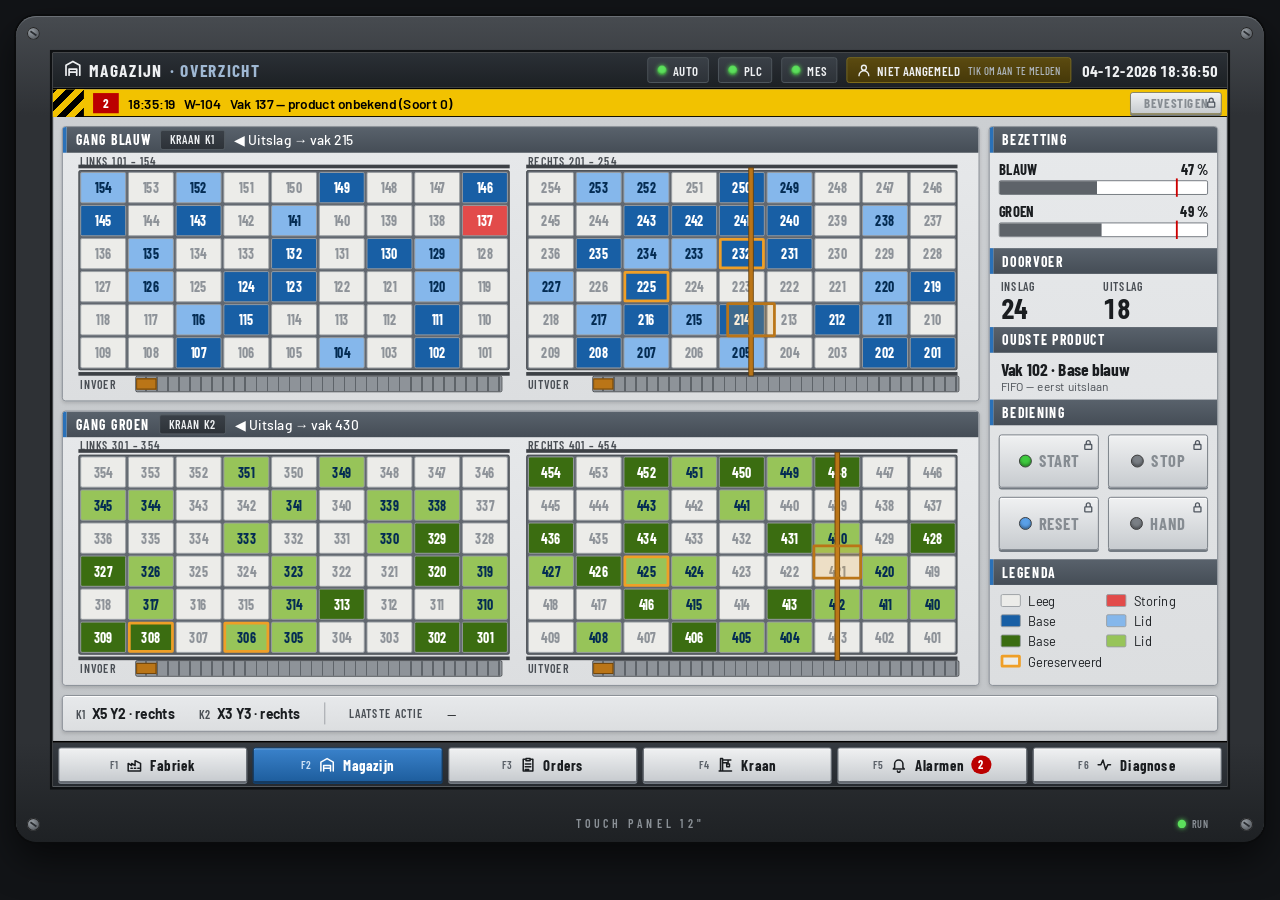
<file: magazijn-hmi/industrieel.html>
<!doctype html>
<html lang="nl">
<head>
<meta charset="utf-8">
<meta name="viewport" content="width=device-width,initial-scale=1">
<title>Magazijn HMI Industrieel</title>
<link rel="preconnect" href="https://fonts.googleapis.com">
<link rel="preconnect" href="https://fonts.gstatic.com" crossorigin>
<link href="https://fonts.googleapis.com/css2?family=Barlow:wght@400;500;600;700&family=Barlow+Condensed:wght@500;600;700&display=swap" rel="stylesheet">
<style>
:root{
  --behuizing:#2E3135;--behuizing-licht:#474B50;
  --scherm:#C6C9CC;--kop:#1E2226;--tekst:#1A1D20;--tekst2:#4A4F55;
  --staal:#626870;--leeg:#ECECE9;--lijn:#8E949A;
  --accent:#2A71B8;--ok:#3FC24A;--warn:#F2C200;--err:#D93636;--info:#2A71B8;
  --kraan:#BA7517;--res:#EF9F27;
  --font:"Barlow",Arial,Helvetica,sans-serif;
  --cond:"Barlow Condensed","Arial Narrow",Arial,sans-serif;
}
*{box-sizing:border-box}
html,body{margin:0}
body{background:#121417;min-height:100vh;padding:16px;font-family:var(--font);overflow-x:hidden}
#fit{position:relative;margin:0 auto}
#paneel{position:absolute;top:0;left:0;transform-origin:0 0;width:1360px;height:900px;border-radius:22px;padding:40px;
  background:linear-gradient(180deg,var(--behuizing-licht),var(--behuizing) 12%,var(--behuizing) 88%,#1E2124);
  box-shadow:0 0 0 2px #0a0b0c,inset 0 1px 0 #6a6f75,0 18px 40px rgba(0,0,0,.6)}
.schroef{position:absolute;width:14px;height:14px;border-radius:50%;background:radial-gradient(circle at 35% 35%,#9aa0a6,#3c4045);box-shadow:inset 0 0 0 1px #222}
.schroef::after{content:"";position:absolute;left:3px;right:3px;top:6px;height:2px;background:#2a2d31;transform:rotate(35deg)}
.merk{position:absolute;bottom:12px;left:50%;transform:translateX(-50%);color:#8A9096;font:600 13px var(--cond);letter-spacing:4px}
.led-run{position:absolute;bottom:13px;right:60px;display:flex;align-items:center;gap:6px;color:#8A9096;font:600 11px var(--cond);letter-spacing:1px}
.led-run i{width:9px;height:9px;border-radius:50%;background:#5CE05C;box-shadow:0 0 6px #5CE05C}

#scherm{position:relative;width:1280px;height:800px;overflow:hidden;color:var(--tekst);font-size:14px;user-select:none;
  background:linear-gradient(#CDD0D3,#C1C4C7);box-shadow:0 0 0 3px #0e1012,inset 0 0 0 1px #9da2a7}
.abs{position:absolute}
.scr{position:absolute;inset:0;display:none}
.scr.on{display:block}

/* kopregel */
#kop{left:0;top:0;width:1280px;height:40px;z-index:10;display:flex;align-items:center;gap:10px;padding:0 10px 0 12px;color:#EEF0F2;
  background:linear-gradient(#2B3036,#1C2024);border-bottom:2px solid #000}
#kop .titel{font:700 19px var(--cond);letter-spacing:1.5px;display:flex;align-items:center;gap:8px}
#kop .titel em{font-style:normal;color:#9FB8D3}
.chip{height:28px;display:flex;align-items:center;gap:7px;padding:0 10px;border:1px solid #545B62;border-radius:3px;
  background:linear-gradient(#3A4047,#2D3238);font:600 14px var(--cond);letter-spacing:.6px;color:#EEF0F2}
.led{width:10px;height:10px;border-radius:50%;flex:none;box-shadow:inset 0 -1px 2px rgba(0,0,0,.45),0 0 5px currentColor}
#chipUser{cursor:pointer;min-width:220px}
#chipUser.gast{background:linear-gradient(#5b4a10,#463909);border-color:#8a7419}
#chipUser small{font-weight:500;color:#AEB6BE}
#klok{font:700 17px var(--cond);letter-spacing:.6px;font-variant-numeric:tabular-nums;min-width:150px;text-align:right}

/* alarmregel */
#alarm{left:0;top:40px;width:1280px;height:30px;z-index:10;display:flex;align-items:center;gap:10px;padding:0 6px 0 0;border-bottom:1px solid #000;font-weight:600;font-size:15px}
#alarm.W{background:var(--warn);color:#000}
#alarm.S{background:var(--err);color:#fff}
#alarm.I{background:#CFE0F2;color:#0D3A66}
#alarm.rust{background:#B6BABE;color:#3A3F44}
#alarm .streep{width:34px;height:30px;background:repeating-linear-gradient(-45deg,#000 0 7px,var(--warn) 7px 14px)}
#alarm.S .streep{background:repeating-linear-gradient(-45deg,#000 0 7px,var(--err) 7px 14px)}
#alarm.I .streep,#alarm.rust .streep{background:repeating-linear-gradient(-45deg,#8E9399 0 7px,#B6BABE 7px 14px)}
#alarmTeller{min-width:28px;height:22px;display:flex;align-items:center;justify-content:center;background:#B00;color:#fff;font:700 14px var(--cond)}
#alarm.knipper #alarmTeller{animation:knip 1s steps(1) infinite}
@keyframes knip{50%{background:#000}}

/* panelen */
.pnl{background:linear-gradient(#E7E9EB,#DCDEE0);border:1px solid #868C93;border-radius:4px;overflow:hidden;
  box-shadow:inset 0 1px 0 #fff,0 2px 4px rgba(0,0,0,.14)}
.pnl-titel{height:28px;display:flex;align-items:center;gap:10px;padding:0 10px;color:#fff;border-left:4px solid var(--accent);
  background:linear-gradient(#59626C,#454D56);font:700 15px var(--cond);letter-spacing:1.3px}
.pnl-titel .r{margin-left:auto;display:flex;gap:6px;align-items:center}
.label{font:600 13px var(--cond);color:var(--tekst2);letter-spacing:.8px}
.waarde{font-weight:600;font-variant-numeric:tabular-nums}
.getal{font:700 30px var(--cond);font-variant-numeric:tabular-nums;line-height:1}
.rij{display:flex;justify-content:space-between;align-items:center;height:30px;border-bottom:1px solid #C3C7CB;padding:0 12px}
.rij:last-child{border-bottom:0}

/* knoppen */
.knop{position:relative;display:flex;align-items:center;justify-content:center;gap:8px;cursor:pointer;font:700 15px var(--cond);letter-spacing:.8px;color:var(--tekst);
  border:1px solid #737A82;border-radius:3px;background:linear-gradient(#F0F1F2,#C7CBCF);box-shadow:inset 0 1px 0 #fff,0 2px 0 #737A82}
.knop:active{transform:translateY(2px);box-shadow:inset 0 1px 0 #fff,0 0 0 #737A82}
.knop.groot{height:58px;font-size:18px}
.knop .lamp{width:14px;height:14px;border-radius:50%;border:1px solid #333;background:#7A7F85;box-shadow:inset 0 -2px 3px rgba(0,0,0,.35)}
.knop.blauw{background:linear-gradient(#3A82CB,#1E5E9E);color:#fff;border-color:#123F6C;box-shadow:inset 0 1px 0 #8DBBE8,0 2px 0 #123F6C}
.knop.locked{color:#868C92}
.knop.locked::after{content:"";position:absolute;right:4px;top:4px;width:13px;height:13px;background:url("data:image/svg+xml,%3Csvg xmlns='http://www.w3.org/2000/svg' viewBox='0 0 24 24' fill='none' stroke='%23505760' stroke-width='2.6'%3E%3Crect x='5' y='11' width='14' height='10' rx='1'/%3E%3Cpath d='M8 11V7a4 4 0 0 1 8 0v4'/%3E%3C/svg%3E") no-repeat center/contain}
.knop.blauw.locked{color:#B9CDE3}

/* tabs */
.tabs{position:absolute;left:10px;top:80px;height:36px;display:flex;gap:6px}
.tab{height:36px;padding:0 20px;display:flex;align-items:center;gap:8px;cursor:pointer;font:700 15px var(--cond);letter-spacing:1px;
  border:1px solid #737A82;border-radius:3px;background:linear-gradient(#ECEEF0,#CDD1D5);box-shadow:inset 0 1px 0 #fff}
.tab.on{background:linear-gradient(#3A82CB,#1E5E9E);color:#fff;border-color:#123F6C;box-shadow:inset 0 1px 0 #8DBBE8}
.badge{min-width:22px;height:20px;padding:0 6px;border-radius:10px;background:#B00;color:#fff;font:700 13px var(--cond);display:inline-flex;align-items:center;justify-content:center}

/* tabellen */
.tbl{width:100%;border-collapse:collapse;font-size:15px}
.tbl th{height:32px;text-align:left;padding:0 10px;background:linear-gradient(#D5D8DB,#C3C7CB);border-bottom:1px solid #8E949A;font:700 13px var(--cond);letter-spacing:.9px;color:#3A3F44}
.tbl td{height:42px;padding:0 10px;border-bottom:1px solid #C3C7CB;font-variant-numeric:tabular-nums}
.tbl tr.sel td{background:#CBDDF0}
.tbl tbody tr{cursor:pointer}
.st{display:inline-flex;align-items:center;gap:6px;height:24px;padding:0 9px;border-radius:2px;font:700 13px var(--cond);letter-spacing:.7px}
.voortgang{height:10px;background:#fff;border:1px solid #8E949A;border-radius:2px;overflow:hidden}
.voortgang i{display:block;height:100%;background:var(--accent)}

/* magazijn */
.stelling{position:absolute;width:470px;height:218px;background:var(--staal);border:1px solid #3d4146;border-radius:2px}
.vak{position:absolute;width:50px;height:34px;display:flex;align-items:center;justify-content:center;font:700 15px var(--cond);border:1px solid #9a9ea3;border-radius:2px;transition:background-color .4s}
.mast{position:absolute;width:4px;height:226px;background:var(--kraan);box-shadow:0 0 0 1px #6b430c;pointer-events:none}
.slede{position:absolute;width:54px;height:38px;border:3px solid var(--kraan);border-radius:2px;background:rgba(239,159,39,.18);pointer-events:none}
.rail{position:absolute;height:4px;background:#3d4146}
.band{position:absolute;height:18px;border:1px solid #3d4146;border-radius:2px;background:repeating-linear-gradient(90deg,#8E9399 0 10px,#5E6369 10px 12px);overflow:hidden}
.pallet{position:absolute;top:2px;width:22px;height:12px;background:var(--kraan);border:1px solid #6b430c;animation:loop 7s linear infinite}
.stil .pallet{animation-play-state:paused}
@keyframes loop{from{left:-24px}to{left:100%}}
.balk{height:16px;background:#fff;border:1px solid #6E737A;position:relative;border-radius:2px}
.balk i{position:absolute;left:0;top:0;bottom:0;background:#5E6369}
.balk b{position:absolute;top:-3px;bottom:-3px;width:2px;background:#C00}
.leg{display:flex;align-items:center;gap:8px;font-size:14px;height:22px}
.leg span{width:22px;height:14px;border:1px solid #9a9ea3;border-radius:2px}

/* fabriek */
.mach{position:absolute;width:130px;height:62px;background:linear-gradient(#F7F8F8,#E6E8EA);border:1px solid #737A82;border-radius:3px;box-shadow:0 2px 0 #9AA0A6;overflow:hidden}
.mach .h{height:24px;display:flex;align-items:center;gap:6px;padding:0 8px;background:linear-gradient(#59626C,#454D56);color:#fff;font:700 13px var(--cond);letter-spacing:.6px;white-space:nowrap}
.mach .v{padding:6px 8px;font-size:15px;font-weight:600}
.mach.W{border-color:#B08C00;box-shadow:0 0 0 2px var(--warn)}
.mach.S{border-color:#900;box-shadow:0 0 0 2px var(--err)}
.flow-bg{fill:none;stroke:#7C838A;stroke-width:8;stroke-linejoin:round}
.flow{fill:none;stroke:var(--kraan);stroke-width:3;stroke-dasharray:4 12;stroke-linejoin:round;animation:dash .8s linear infinite}
.stil .flow{animation-play-state:paused;opacity:.35}
@keyframes dash{to{stroke-dashoffset:-16}}
.tegel{position:absolute;height:86px;padding:10px 14px}

/* f-toetsen */
#ftoetsen{left:0;top:750px;width:1280px;height:50px;z-index:10;display:flex;gap:6px;padding:5px 6px;background:linear-gradient(#353A40,#262A2F);border-top:2px solid #000}
#ftoetsen .knop{flex:1;font-size:16px}
#ftoetsen .knop small{font:600 12px var(--cond);color:#5A6068}
#ftoetsen .knop.blauw small{color:#cfe2f6}

/* aanmelden */
#scrim{position:absolute;inset:0;z-index:50;background:rgba(12,14,17,.62);display:none}
#scrim.on{display:block}
.modal{position:absolute;left:330px;top:150px;width:620px;height:470px}
.gebr{height:52px;display:flex;align-items:center;gap:12px;padding:0 14px;margin-bottom:8px;cursor:pointer;border:1px solid #9AA0A6;border-radius:3px;background:#F3F4F5}
.gebr.on{border-color:var(--accent);background:#D7E6F5;box-shadow:inset 4px 0 0 var(--accent)}
.gebr b{font:700 17px var(--cond);letter-spacing:.5px}
.gebr small{display:block;color:var(--tekst2);font-size:13px}
.pin{display:grid;grid-template-columns:repeat(3,1fr);gap:8px}
.pin .knop{height:54px;font-size:24px}
.dots{display:flex;gap:14px;justify-content:center;height:40px;align-items:center}
.dots i{width:16px;height:16px;border-radius:50%;border:2px solid #4A4F55}
.dots i.vol{background:#1A1D20}

#toast{position:absolute;left:640px;top:680px;transform:translateX(-50%);z-index:60;display:none;align-items:center;gap:10px;padding:10px 18px;
  background:#22272C;color:#fff;border-left:5px solid var(--err);border-radius:3px;font-weight:600;box-shadow:0 6px 16px rgba(0,0,0,.4)}
#toast.ok{border-left-color:var(--ok)}
@media (prefers-reduced-motion:reduce){.pallet,.flow{animation:none}#alarm.knipper #alarmTeller{animation:none}}
</style>
</head>
<body>
<div id="fit">
<div id="paneel">
  <div class="schroef" style="left:12px;top:12px"></div><div class="schroef" style="right:12px;top:12px"></div>
  <div class="schroef" style="left:12px;bottom:12px"></div><div class="schroef" style="right:12px;bottom:12px"></div>
  <div class="merk">TOUCH PANEL 12"</div>
  <div class="led-run"><i></i>RUN</div>

  <div id="scherm" role="application" aria-label="Industriële HMI voor het magazijn, 1280 bij 800 pixels, met zes schermen achter de functietoetsen en gebruikersbeheer.">
    <div id="scr1" class="scr"></div>
    <div id="scr2" class="scr"></div>
    <div id="scr3" class="scr"></div>
    <div id="scr4" class="scr"></div>
    <div id="scr5" class="scr"></div>
    <div id="scr6" class="scr"></div>

    <div id="kop" class="abs">
      <span class="titel"><span id="kopIcoon"></span>MAGAZIJN <em id="kopScherm">· OVERZICHT</em></span>
      <span style="flex:1"></span>
      <span class="chip"><span class="led" id="ledModus"></span><span id="txtModus">AUTO</span></span>
      <span class="chip"><span class="led" style="background:#5CE05C;color:#5CE05C"></span>PLC</span>
      <span class="chip" title="MES-server (laptop) via OPC UA"><span class="led" id="ledMes"></span>MES</span>
      <span class="chip" id="chipUser"></span>
      <span id="klok">--</span>
    </div>

    <div id="alarm" class="abs rust">
      <span class="streep"></span>
      <span id="alarmTeller">0</span>
      <span id="alarmTekst">Geen actieve meldingen</span>
      <span style="flex:1"></span>
      <span class="knop" id="btnBevestig" style="height:24px;padding:0 14px;font-size:14px">BEVESTIGEN</span>
    </div>

    <div id="ftoetsen" class="abs"></div>
    <div id="toast"></div>

    <div id="scrim">
      <div class="modal pnl">
        <div class="pnl-titel"><span id="loginIcoon"></span>AANMELDEN<span class="r" style="font-weight:500;letter-spacing:.4px">Automatisch afmelden na 5 min</span></div>
        <div style="display:grid;grid-template-columns:1fr 250px;gap:18px;padding:16px">
          <div>
            <div class="label" style="margin-bottom:8px">GEBRUIKER</div>
            <div id="loginLijst"></div>
          </div>
          <div>
            <div class="label">PINCODE</div>
            <div class="dots" id="dots"><i></i><i></i><i></i><i></i></div>
            <div class="pin" id="pin"></div>
            <div id="loginFout" style="height:22px;margin-top:8px;color:var(--err);font-weight:600;text-align:center"></div>
          </div>
        </div>
        <div style="position:absolute;left:16px;right:16px;bottom:14px;display:flex;gap:10px;align-items:center">
          <span style="font-size:13px;color:var(--tekst2)">Demo-PIN: Operator 1111 / 1212 · Technicus 2222 · Beheerder 3333</span>
          <span style="flex:1"></span>
          <span class="knop" id="btnAfmelden" style="height:40px;padding:0 18px">AFMELDEN</span>
          <span class="knop" id="btnSluit" style="height:40px;padding:0 18px">SLUITEN</span>
        </div>
      </div>
    </div>
  </div>
</div>
</div>

<script>
/* ===================== hulpfuncties ===================== */
const $=id=>document.getElementById(id);
const z=n=>String(n).padStart(2,'0');
const tijd=d=>d?z(d.getHours())+':'+z(d.getMinutes())+':'+z(d.getSeconds()):'';
const datum=d=>z(d.getDate())+'-'+z(d.getMonth()+1);
const nl=n=>n.toLocaleString('nl-NL');
const ICON={
  fabriek:'M3 21V10l5 3V10l5 3V6l8 4v11zM7 17h2M12 17h2M17 17h2',
  magazijn:'M3 21V8l9-5 9 5v13M7 21v-8h10v8M7 17h10',
  orders:'M9 3h6v3H9zM7 4H5v17h14V4h-2M8 11h8M8 15h8M8 19h5',
  kraan:'M5 21V3h3v18M8 5h12M8 9h6M16 5v6M14 11h4v4h-4zM3 21h18',
  alarm:'M6 16v-5a6 6 0 0 1 12 0v5l2 2H4zM10 21a2 2 0 0 0 4 0',
  diagnose:'M3 12h4l3-7 4 14 3-7h4',
  user:'M12 12a4 4 0 1 0 0-8 4 4 0 0 0 0 8zM4 21a8 8 0 0 1 16 0',
  lock:'M6 11h12v10H6zM8 11V7a4 4 0 0 1 8 0v4',
  play:'M7 4l13 8-13 8z', stop:'M6 6h12v12H6z',
  reset:'M4 12a8 8 0 1 0 2.5-5.8M4 4v5h5',
  hand:'M8 13V5.5a1.5 1.5 0 0 1 3 0V11M11 11V4.5a1.5 1.5 0 0 1 3 0V11M14 11V5.5a1.5 1.5 0 0 1 3 0V14c0 4-2.5 7-6 7-3 0-4.5-1.5-6-4l-1.8-3.6a1.5 1.5 0 0 1 2.6-1.4L8 13',
  check:'M4 12l5 5L20 6', plus:'M12 5v14M5 12h14', pauze:'M8 5v14M16 5v14', x:'M6 6l12 12M18 6L6 18',
  pijlL:'M15 5l-7 7 7 7', pijlR:'M9 5l7 7-7 7', pijlO:'M5 9l7-7 7 7M12 2v20', pijlB:'M5 15l7 7 7-7M12 2v20'
};
const VUL={play:1,stop:1};
const ic=(n,s=18)=>`<svg width="${s}" height="${s}" viewBox="0 0 24 24" fill="${VUL[n]?'currentColor':'none'}" stroke="currentColor" stroke-width="2.2" stroke-linecap="round" stroke-linejoin="round" aria-hidden="true"><path d="${ICON[n]}"/></svg>`;
function el(tag,cls,css,html,par){const d=document.createElement(tag);if(cls)d.className=cls;if(css)d.style.cssText=css;if(html!=null)d.innerHTML=html;if(par)par.appendChild(d);return d}
function pnl(par,x,y,w,h,titel){return el('div','abs pnl',`left:${x}px;top:${y}px;width:${w}px;height:${h}px`,`<div class="pnl-titel">${titel}</div>`,par)}
let s=11;const rnd=()=>{s=(s*9301+49297)%233280;return s/233280};
const nader=(a,b,st)=>Math.abs(b-a)<=st?b:a+Math.sign(b-a)*st;
function toast(t,ok){const e=$('toast');e.className=ok?'ok':'';e.innerHTML=ic(ok?'check':'lock',18)+t;e.style.display='flex';clearTimeout(toast.t);toast.t=setTimeout(()=>e.style.display='none',2600)}

/* ===================== gebruikers en rechten ===================== */
const ROLLEN=['Gast','Operator','Technicus','Beheerder'];
const NIV={Gast:0,Operator:1,Technicus:2,Beheerder:3};
const RECHTEN=[
  ['bekijken','Schermen bekijken',0],
  ['bedienen','Installatie starten / stoppen',1],
  ['alarm','Meldingen bevestigen',1],
  ['orders','Orders starten / pauzeren (orders komen uit het MES)',1],
  ['hand','Handbedrijf, kraan verfahren',2],
  ['reset','Storingen resetten',2],
  ['annuleren','Order annuleren',2],
  ['service','Onderhoudsteller resetten',2],
  ['gebruikers','Gebruikers beheren',3]];
const NODIG=Object.fromEntries(RECHTEN.map(r=>[r[0],r[2]]));
const users=[
  {naam:'Operator 1',rol:'Operator',pin:'1111',actief:true,laatst:'31-10 06:02'},
  {naam:'Operator 2',rol:'Operator',pin:'1212',actief:true,laatst:'30-10 22:01'},
  {naam:'Technicus',rol:'Technicus',pin:'2222',actief:true,laatst:'31-10 09:15'},
  {naam:'Beheerder',rol:'Beheerder',pin:'3333',actief:true,laatst:'28-10 13:40'}];
let user=null,idle=0;const LOGOFF=300;
const niveau=()=>user?NIV[user.rol]:0;
const heeft=r=>niveau()>=NODIG[r];
const logboek=[];
function log(t){logboek.unshift({tijd:new Date(),wie:user?user.naam:'Systeem',t})}
function actie(e,recht,fn){e.dataset.recht=recht;e.addEventListener('click',()=>{
  if(!heeft(recht)){toast('Geen rechten — '+ROLLEN[NODIG[recht]]+' vereist');openLogin();return}idle=0;fn()})}
function rechtenVernieuwen(){
  document.querySelectorAll('[data-recht]').forEach(e=>e.classList.toggle('locked',!heeft(e.dataset.recht)));
  const c=$('chipUser');c.classList.toggle('gast',!user);
  c.innerHTML=ic('user',16)+(user?`${user.naam} <small>${user.rol.toUpperCase()}</small><span style="margin-left:auto;font-weight:500;color:#AEB6BE" id="logoff"></span>`:'NIET AANGEMELD <small>TIK OM AAN TE MELDEN</small>');
}

/* ===================== procesdata (simulatie) ===================== */
const PROD={1:['Base blauw','#185FA5'],2:['Lid blauw','#85B7EB'],11:['Base groen','#3B6D11'],12:['Lid groen','#97C459']};
const KLEUR={0:['#ECECE9','#8E9399'],1:['#185FA5','#fff'],2:['#85B7EB','#042C53'],3:['#3B6D11','#fff'],4:['#97C459','#042C53'],9:['#E24B4A','#fff']};
const weergave=v=>!v.b?0:({1:1,2:2,11:3,12:4}[v.t]||9);
const G=[
 {n:'GANG BLAUW',k:'K1',top:80,t:[1,2],r:[{n:'LINKS',b:100,x0:30,y0:130},{n:'RECHTS',b:200,x0:518,y0:130}]},
 {n:'GANG GROEN',k:'K2',top:390,t:[11,12],r:[{n:'LINKS',b:300,x0:30,y0:440},{n:'RECHTS',b:400,x0:518,y0:440}]}];
const V={};let seq=0;
G.forEach(g=>g.r.forEach(r=>{for(let i=1;i<=54;i++){const nr=r.b+i,v={b:rnd()<0.45,t:g.t[rnd()<0.5?0:1],res:false,seq:++seq};if(v.b&&rnd()<0.08)v.res=true;V[nr]=v}}));
V[137]={b:true,t:0,res:false,seq:0};
let modus='AUTO',inT=24,uitT=18,laatste='—';
const auto=()=>modus==='AUTO';
const prodUur=[38,41,44,36,40,43,39,24];
const K=[
 {gi:0,naam:'K1',ri:0,cx:1,cy:1,tx:1,ty:1,fase:'gereed',job:null,next:0,cycli:48213,svc:4213,km:1287.4,vx:0,vy:0},
 {gi:1,naam:'K2',ri:0,cx:1,cy:1,tx:1,ty:1,fase:'gereed',job:null,next:1500,cycli:39877,svc:2877,km:1102.9,vx:0,vy:0}];

let orders=[
 {nr:'ORD-4711',klant:'Klant Noord',p:1,aantal:12,gepickt:7,dock:1,prio:'Hoog',status:'Bezig',door:'MES',tijd:'07:42'},
 {nr:'ORD-4712',klant:'Klant Zuid',p:12,aantal:8,gepickt:2,dock:2,prio:'Normaal',status:'Bezig',door:'MES',tijd:'08:10'},
 {nr:'ORD-4713',klant:'Klant West',p:2,aantal:10,gepickt:0,dock:1,prio:'Normaal',status:'Wachtend',door:'MES',tijd:'09:31'},
 {nr:'ORD-4714',klant:'Klant Oost',p:11,aantal:6,gepickt:0,dock:2,prio:'Laag',status:'Wachtend',door:'MES',tijd:'10:05'},
 {nr:'ORD-4710',klant:'Klant Noord',p:11,aantal:9,gepickt:9,dock:2,prio:'Normaal',status:'Gereed',door:'MES',tijd:'06:20'},
 {nr:'ORD-4709',klant:'Klant Midden',p:1,aantal:15,gepickt:15,dock:1,prio:'Hoog',status:'Gereed',door:'MES',tijd:'05:48'}];
let orderNr=4715,orderSel='ORD-4711';
function orderPick(t){const o=orders.find(o=>o.status==='Bezig'&&o.p===t);if(!o)return;o.gepickt++;
  if(o.gepickt>=o.aantal)o.status='Gereed';orderActiveren()}
const gangVan=p=>p<10?1:2;
let mesOnline=true,mesLeven=0,mesVandaag=6,mesVolgende=Date.now()+25000;
function orderActiveren(){[1,2].forEach(g=>{const lijst=orders.filter(o=>gangVan(o.p)===g);
  if(lijst.some(o=>o.status==='Bezig'))return;const w=lijst.filter(o=>o.status==='Wachtend').sort((a,b)=>({Hoog:1,Normaal:2,Laag:3}[a.prio])-({Hoog:1,Normaal:2,Laag:3}[b.prio]))[0];if(w)w.status='Bezig'})}
function mesOrder(){const ps=[1,2,11,12],pp=ps[Math.floor(rnd()*4)],nr='ORD-'+(orderNr++);
  orders.unshift({nr,klant:['Klant Noord','Klant Zuid','Klant West','Klant Oost'][Math.floor(rnd()*4)],p:pp,aantal:4+Math.floor(rnd()*10),gepickt:0,dock:pp<10?1:2,prio:rnd()<.2?'Hoog':'Normaal',status:'Wachtend',door:'MES',tijd:tijd(new Date()).slice(0,5)});
  mesVandaag++;logboek.unshift({tijd:new Date(),wie:'MES',t:'Order '+nr+' ontvangen'});orderActiveren();toast('Nieuwe order '+nr+' ontvangen van MES',true)}

/* meldingen */
const KLASSE={S:['STORING','#D93636','#fff'],W:['WAARSCHUWING','#F2C200','#000'],I:['INFO','#2A71B8','#fff']};
const alarms=[];let alarmKey=0;
const vandaag=(h,m,sec)=>{const d=new Date();d.setHours(h,m,sec,0);return d};
function alarmKomt(id,k,tekst,komt=new Date()){alarms.unshift({key:++alarmKey,id,k,tekst,komt,gaat:null,bev:null,door:''})}
function alarmGaat(id){const a=alarms.find(a=>a.id===id&&!a.gaat);if(a)a.gaat=new Date()}
const alarmLoopt=id=>alarms.some(a=>a.id===id&&!a.gaat);
const isActief=a=>!(a.gaat&&a.bev);
function bevestig(a){if(a&&!a.bev){a.bev=new Date();a.door=user?user.naam:'';log('Melding '+a.id+' bevestigd')}}
[['S-301','S','Noodstop gang groen bediend',[6,41,10],[6,44,2],[6,43,30],'Technicus'],
 ['W-221','W','Kraan K2 — vorksensor vervuild',[8,5,12],[8,6,40],[8,5,50],'Operator 1'],
 ['S-118','S','Kraan K1 — rijas positiefout',[9,12,3],[9,20,44],[9,13,1],'Technicus'],
 ['S-501','S','MES-verbinding verbroken (geen levensteken)',[7,10,5],[7,12,40],[7,11,2],'Operator 1']]
 .forEach(([id,k,t,a,b,c,w])=>alarms.push({key:++alarmKey,id,k,tekst:t,komt:vandaag(...a),gaat:vandaag(...b),bev:vandaag(...c),door:w}));
alarmKomt('I-212','I','Wikkelaar — folierol bijna leeg (8 %)',new Date(Date.now()-300000));
alarmKomt('W-104','W','Vak 137 — product onbekend (Soort 0)',new Date(Date.now()-90000));
let w221Volgende=Date.now()+30000,w221Gaat=0;
logboek.push({tijd:vandaag(6,2,0),wie:'Operator 1',t:'Aangemeld'},{tijd:vandaag(5,58,12),wie:'Operator 2',t:'Afgemeld'});
logboek.sort((a,b)=>b.tijd-a.tijd);

/* ===================== kraanlogica ===================== */
function nieuweJob(k){const g=G[k.gi];
  for(let p=0;p<20;p++){const ri=rnd()<.5?0:1,x=1+Math.floor(rnd()*9),y=1+Math.floor(rnd()*6),nr=g.r[ri].b+(y-1)*9+x,v=V[nr];
    if(v.b&&v.t===0)continue;k.ri=ri;k.tx=x;k.ty=y;k.job={nr,inslag:!v.b};k.fase='rijden';return}}
function voerUit(k){const {nr,inslag}=k.job,v=V[nr],g=G[k.gi];if(v.b&&v.t===0)return;
  if(inslag&&!v.b){v.b=true;v.t=g.t[rnd()<.5?0:1];v.seq=++seq;inT++;prodUur[7]++}
  else if(!inslag&&v.b){const t=v.t;v.b=false;uitT++;orderPick(t)}
  v.res=false;paintVak(nr);laatste=tijd(new Date())+'  '+k.naam+' '+(inslag?'inslag':'uitslag')+' vak '+nr}
function kraanTick(k,now){const ox=k.cx,oy=k.cy;
  if(k.fase==='rijden'){k.cx=nader(k.cx,k.tx,.2);k.cy=nader(k.cy,k.ty,.12);
    if(k.cx===k.tx&&k.cy===k.ty){if(k.job){k.fase='vork';k.t0=now}else k.fase='gereed'}}
  else if(k.fase==='vork'&&now-k.t0>700){voerUit(k);k.fase='gereed';k.job=null;k.next=now+1200;k.cycli++;k.svc++}
  else if(k.fase==='gereed'&&auto()&&now>=k.next)nieuweJob(k);
  k.vx=Math.abs(k.cx-ox)*1.35*20;k.vy=Math.abs(k.cy-oy)*1.1*20;k.km+=Math.abs(k.cx-ox)*1.35/1000}
const opdrachtTekst=k=>k.job?(k.job.inslag?'▶ Inslag':'◀ Uitslag')+' → vak '+k.job.nr:(k.fase==='rijden'?'Handverplaatsing':'Gereed');

/* ===================== F2 MAGAZIJN ===================== */
const cells={};
function paintVak(nr){const d=cells[nr];if(!d)return;const v=V[nr],[bg,fg]=KLEUR[weergave(v)];
  d.style.backgroundColor=bg;d.style.color=fg;d.style.border=v.res?'3px solid #EF9F27':'1px solid #9a9ea3'}
function bouwMagazijn(){const S=$('scr2');
  G.forEach((g,gi)=>{
    const p=pnl(S,10,g.top,1000,300,`<span>${g.n}</span><span class="chip" style="height:22px;font-size:13px">KRAAN ${g.k}</span><span id="st${gi}" style="font:500 15px var(--font);letter-spacing:0">Gereed</span>`);
    g.masts=[];
    g.r.forEach(r=>{
      el('div','abs label',`left:${r.x0}px;top:${r.y0-20}px`,`${r.n}  ${r.b+1} – ${r.b+54}`,S);
      el('div','stelling',`left:${r.x0-2}px;top:${r.y0-2}px`,'',S);
      for(let y=1;y<=6;y++)for(let x=1;x<=9;x++){const nr=r.b+(y-1)*9+x;
        cells[nr]=el('div','vak',`left:${r.x0+(9-x)*52}px;top:${r.y0+(6-y)*36}px`,nr,S);paintVak(nr)}
      el('div','rail',`left:${r.x0-2}px;top:${r.y0-8}px;width:470px`,'',S);
      el('div','rail',`left:${r.x0-2}px;top:${r.y0+218}px;width:470px`,'',S);
      g.masts.push({mast:el('div','mast',`top:${r.y0-4}px`,'',S),slede:el('div','slede','',null,S),r});
    });
    const yb=g.top+272;
    el('div','abs label',`left:30px;top:${yb+1}px`,'INVOER',S);
    g.banden=[el('div','band',`left:90px;top:${yb}px;width:400px`,`<div class="pallet" style="animation-delay:${-gi*2}s"></div><div class="pallet" style="animation-delay:${-3.5-gi*2}s"></div>`,S)];
    el('div','abs label',`left:518px;top:${yb+1}px`,'UITVOER',S);
    g.banden.push(el('div','band',`left:588px;top:${yb}px;width:400px`,`<div class="pallet" style="animation-delay:${-1-gi}s;animation-duration:8s"></div>`,S));
  });
  const zb=pnl(S,1020,80,250,610,"BEZETTING");
  zb.innerHTML+=`<div id="mKpi" style="padding:8px 10px 4px"></div>
   <div class="pnl-titel">DOORVOER</div>
   <div style="padding:6px 12px;display:grid;grid-template-columns:1fr 1fr"><div><div class="label">INSLAG</div><div class="getal" id="mIn"></div></div><div><div class="label">UITSLAG</div><div class="getal" id="mUit"></div></div></div>
   <div class="pnl-titel">OUDSTE PRODUCT</div>
   <div style="padding:6px 12px"><div style="font:700 19px var(--cond)" id="mOud"></div><div style="font-size:13px;color:var(--tekst2)">FIFO — eerst uitslaan</div></div>
   <div class="pnl-titel">BEDIENING</div>
   <div id="mBed" style="padding:10px;display:grid;grid-template-columns:1fr 1fr;gap:10px"></div>
   <div class="pnl-titel">LEGENDA</div>
   <div style="padding:6px 12px;display:grid;grid-template-columns:1fr 1fr;column-gap:6px">
    <div class="leg"><span style="background:#ECECE9"></span>Leeg</div><div class="leg"><span style="background:#E24B4A"></span>Storing</div>
    <div class="leg"><span style="background:#185FA5"></span>Base</div><div class="leg"><span style="background:#85B7EB"></span>Lid</div>
    <div class="leg"><span style="background:#3B6D11"></span>Base</div><div class="leg"><span style="background:#97C459"></span>Lid</div>
    <div class="leg" style="grid-column:span 2"><span style="background:#ECECE9;border:3px solid #EF9F27"></span>Gereserveerd</div></div>`;
  const bed=$('mBed');
  [['START','bedienen','lStart',()=>{modus='AUTO';log('Installatie gestart (AUTO)')}],
   ['STOP','bedienen','lStop',()=>{modus='STOP';log('Installatie gestopt')}],
   ['RESET','reset','lReset',()=>{let n=0;for(const nr in V)if(V[nr].b&&V[nr].t===0){V[nr].b=false;paintVak(nr);n++}log('Storing gereset ('+n+' vak)');toast('Storing gereset',true)}],
   ['HAND','hand','lHand',()=>{modus='HAND';log('Handbedrijf ingeschakeld')}]]
   .forEach(([t,r,id,fn])=>actie(el('div','knop groot','',`<span class="lamp" id="${id}"></span>${t}`,bed),r,()=>{fn();ververs()}));
  pnl(S,10,700,1260,40,'').innerHTML=`<div style="display:flex;align-items:center;gap:26px;height:38px;padding:0 14px;font-size:15px">
    <span><span class="label">K1</span>&nbsp; <b id="pos0"></b></span><span><span class="label">K2</span>&nbsp; <b id="pos1"></b></span>
    <span style="width:1px;height:24px;background:#9a9ea3"></span><span class="label">LAATSTE ACTIE</span><span id="mLaatste"></span></div>`;
}
function kranenMagazijn(){K.forEach(k=>{const g=G[k.gi];
  g.masts.forEach((m,i)=>{const on=i===k.ri;m.mast.style.display=m.slede.style.display=on?'block':'none';
    if(on){m.mast.style.left=(m.r.x0+(9-k.cx)*52+23)+'px';m.slede.style.left=(m.r.x0+(9-k.cx)*52-2)+'px';m.slede.style.top=(m.r.y0+(6-k.cy)*36-2)+'px'}})})}
function bezetting(gi){let n=0;G[gi].r.forEach(r=>{for(let i=1;i<=54;i++)if(V[r.b+i].b)n++});return Math.round(n/108*100)}
function oudste(t){let o=null;for(const nr in V){const v=V[nr];if(v.b&&v.t!==0&&(t==null||v.t===t)&&(!o||v.seq<V[o].seq))o=nr}return o}
function verversMagazijn(){
  $('mKpi').innerHTML=G.map((g,gi)=>{const pc=bezetting(gi);return `<div style="display:flex;justify-content:space-between;font:700 16px var(--cond)"><span>${g.n.replace('GANG ','')}</span><span>${pc} %</span></div><div class="balk" style="margin:3px 0 8px"><i style="width:${pc}%;background:${pc>85?'#C00':'#5E6369'}"></i><b style="left:85%"></b></div>`}).join('');
  $('mIn').textContent=inT;$('mUit').textContent=uitT;const o=oudste();$('mOud').textContent=o?'Vak '+o+' · '+PROD[V[o].t][0]:'—';
  $('lStart').style.background=modus==='AUTO'?'#3FCB3F':'#7A7F85';$('lStop').style.background=modus==='STOP'?'#E03030':'#7A7F85';
  $('lHand').style.background=modus==='HAND'?'#F2C200':'#7A7F85';$('lReset').style.background=alarmLoopt('W-104')?'#5AA0E8':'#7A7F85';
  K.forEach((k,i)=>{$('st'+i).textContent=opdrachtTekst(k);$('pos'+i).textContent='X'+Math.round(k.cx)+' Y'+Math.round(k.cy)+' · '+(k.ri?'rechts':'links')});
  $('mLaatste').textContent=laatste;G.forEach(g=>g.banden.forEach(b=>b.classList.toggle('stil',!auto())));
}

/* ===================== F1 FABRIEK ===================== */
const M={};
function bouwFabriek(){const S=$('scr1');
  [['T1','PALLETS INGESLAGEN'],['T2','PALLETS UITGESLAGEN'],['T3','OEE VANDAAG'],['T4','BEZETTING MAGAZIJN']].forEach(([id,t],i)=>{
    const p=el('div','abs pnl tegel',`left:${10+i*227}px;top:80px;width:217px`,`<div class="label">${t}</div><div class="getal" id="${id}" style="margin-top:8px"></div>`,S)});
  pnl(S,10,176,900,564,'PRODUCTIESTROOM<span class="r" id="fStroom" style="font-weight:500"></span>');
  const svg=document.createElementNS('http://www.w3.org/2000/svg','svg');svg.setAttribute('width',1280);svg.setAttribute('height',800);svg.style.cssText='position:absolute;left:0;top:0;pointer-events:none';svg.id='fFlow';
  const lijnen=['160,246 195,246','160,366 195,366','325,246 342,246 342,306 360,306','325,366 342,366 342,306','490,306 525,306','655,306 690,306',
    '755,337 755,400 590,400 590,430','755,400 825,400 825,430','590,492 590,560','825,492 825,560','525,616 490,616','360,616 342,616 342,566 325,566','342,616 342,656 325,656'];
  svg.innerHTML=lijnen.map(p=>`<polyline class="flow-bg" points="${p}"/>`).join('')+lijnen.map(p=>`<polyline class="flow" points="${p}"/>`).join('');
  S.appendChild(svg);
  const mach=[['L1','LIJN 1 · BASE',30,215],['L2','LIJN 2 · LID',30,335],['P1','PALLETISEERDER 1',195,215],['P2','PALLETISEERDER 2',195,335],
    ['WK','WIKKELAAR',360,275],['SC','SCANNER',525,275],['VD','VERDELER',690,275],['IB','INVOER BLAUW',525,430],['IG','INVOER GROEN',760,430],
    ['UV','UITVOER',360,585],['D1','DOCK 1',195,535],['D2','DOCK 2',195,625]];
  mach.forEach(([id,n,x,y])=>M[id]=el('div','mach',`left:${x}px;top:${y}px`,`<div class="h"><span class="led" id="led${id}"></span>${n}</div><div class="v" id="v${id}"></div>`,S));
  el('div','mach',`left:525px;top:560px;width:365px;height:112px`,`<div class="h"><span class="led" style="background:#3FC24A;color:#3FC24A"></span>MAGAZIJN · 2 GANGEN · 216 VAKKEN</div><div id="fMag" style="padding:8px 10px"></div>`,S);
  const r=pnl(S,920,80,350,300,'PRODUCTIE PER UUR');el('div','',`padding:10px 12px`,'<svg id="fUur" width="326" height="250"></svg>',r);
  pnl(S,920,390,350,170,'DIENST').innerHTML+=`<div class="rij"><span class="label">DIENST</span><span class="waarde">Vroeg · 06:00–14:00</span></div>
    <div class="rij"><span class="label">AANGEMELD</span><span class="waarde" id="fUser"></span></div>
    <div class="rij"><span class="label">ACTIEVE ORDERS</span><span class="waarde" id="fOrders"></span></div>
    <div class="rij"><span class="label">MODUS</span><span class="waarde" id="fModus"></span></div>`;
  pnl(S,920,570,350,170,'LIJNSNELHEID').innerHTML+=`<div id="fLijn" style="padding:10px 12px"></div>`;
}
let verdeler=0;
function zetMach(id,st,tekst){const kl={loopt:['#3FC24A',''],stil:['#80868C',''],W:['#F2C200','W'],S:['#D93636','S']}[st];
  const l=$('led'+id);l.style.background=kl[0];l.style.color=kl[0];M[id].className='mach '+kl[1];$('v'+id).textContent=tekst}
function verversFabriek(){const a=auto(),lp=a?'loopt':'stil';verdeler^=1;
  $('T1').textContent=inT;$('T2').textContent=uitT;$('T3').textContent='87,4 %';$('T4').textContent=Math.round((bezetting(0)+bezetting(1))/2)+' %';
  $('fStroom').textContent=a?'IN BEDRIJF':'GESTOPT';$('fFlow').classList.toggle('stil',!a);$('scr1').classList.toggle('stil',!a);
  zetMach('L1',lp,a?'12 st/min':'0 st/min');zetMach('L2',lp,a?'10 st/min':'0 st/min');
  zetMach('P1',lp,a?'Laag 4 / 6':'Stil');zetMach('P2',lp,a?'Laag 2 / 6':'Stil');
  zetMach('WK',alarmLoopt('I-212')?'W':lp,'Folie 8 %');zetMach('SC','loopt','Gelezen 99,2 %');
  zetMach('VD',lp,a?(verdeler?'→ Gang blauw':'→ Gang groen'):'Stil');zetMach('IB',lp,a?'Band loopt':'Band stil');zetMach('IG',lp,a?'Band loopt':'Band stil');
  zetMach('UV',lp,uitT+' pallets');
  [1,2].forEach(d=>{const o=orders.find(o=>o.dock===d&&o.status==='Bezig');zetMach('D'+d,o?'loopt':'stil',o?o.nr+' laden':'Vrij')});
  $('fMag').innerHTML=G.map((g,gi)=>{const pc=bezetting(gi);return `<div style="display:flex;align-items:center;gap:10px;margin-bottom:8px"><span class="label" style="width:56px">${g.n.replace('GANG ','')}</span><div class="balk" style="flex:1"><i style="width:${pc}%"></i><b style="left:85%"></b></div><b style="width:44px;text-align:right">${pc} %</b></div>`}).join('')+`<div style="font-size:13px;color:var(--tekst2)">K1: ${opdrachtTekst(K[0])} · K2: ${opdrachtTekst(K[1])}</div>`;
  const max=60,uren=['06','07','08','09','10','11','12','13'];
  $('fUur').innerHTML=prodUur.map((v,i)=>{const h=Math.round(v/max*200),x=8+i*40;return `<rect x="${x}" y="${210-h}" width="28" height="${h}" fill="${i===7?'#2A71B8':'#7C838A'}" rx="2"/><text x="${x+14}" y="${204-h}" text-anchor="middle" font-family="Barlow Condensed,Arial" font-weight="700" font-size="14" fill="#1A1D20">${v}</text><text x="${x+14}" y="230" text-anchor="middle" font-family="Barlow Condensed,Arial" font-size="13" fill="#4A4F55">${uren[i]}</text>`}).join('')+
    `<line x1="0" y1="${210-45/max*200}" x2="326" y2="${210-45/max*200}" stroke="#D93636" stroke-dasharray="5 4"/><text x="322" y="${205-45/max*200}" text-anchor="end" font-family="Barlow Condensed,Arial" font-size="12" fill="#D93636">DOEL 45</text><line x1="0" y1="210" x2="326" y2="210" stroke="#4A4F55"/>`;
  $('fUser').textContent=user?user.naam+' ('+user.rol+')':'—';$('fOrders').textContent=orders.filter(o=>o.status==='Bezig').length;$('fModus').textContent=modus;
  $('fLijn').innerHTML=[['LIJN 1 · BASE',a?12:0],['LIJN 2 · LID',a?10:0]].map(([n,v])=>`<div style="display:flex;justify-content:space-between" class="label"><span>${n}</span><b style="color:var(--tekst)">${v} / 14 st/min</b></div><div class="balk" style="margin:4px 0 14px"><i style="width:${v/14*100}%;background:#3B6D11"></i></div>`).join('');
}

/* ===================== F3 ORDERS ===================== */
const STATUS={Bezig:['#2A71B8','#fff'],Wachtend:['#C3C7CB','#1A1D20'],Gepauzeerd:['#F2C200','#000'],Gereed:['#3B6D11','#fff'],Geannuleerd:['#80868C','#fff']};
function bouwOrders(){const S=$('scr3');
  const p=pnl(S,10,80,860,660,'ORDERS — VAN MES<span class="r" id="oTeller" style="font-weight:500"></span>');
  el('div','',`height:556px;overflow:auto`,'<table class="tbl"><thead><tr><th>ORDER</th><th>KLANT</th><th>PRODUCT</th><th style="width:190px">VOORTGANG</th><th>DOCK</th><th>PRIO</th><th>STATUS</th></tr></thead><tbody id="oBody"></tbody></table>',p);
  const b=el('div','',`position:absolute;left:10px;right:10px;bottom:10px;display:flex;gap:10px`,'',p);
  el('div','',`flex:1.3;height:50px;display:flex;align-items:center;gap:10px;padding:0 12px;border:1px dashed #8E949A;border-radius:3px;font-size:14px;color:var(--tekst2);background:#EEF0F1`,
     `<span class="led" id="oMesLed"></span><span id="oMesTekst"></span>`,b);
  [['play','START','orders',()=>zetOrder(['Wachtend','Gepauzeerd'],'Bezig','gestart')],
   ['pauze','PAUZE','orders',()=>zetOrder(['Bezig'],'Gepauzeerd','gepauzeerd')],
   ['x','ANNULEREN','annuleren',()=>{zetOrder(['Wachtend','Gepauzeerd','Bezig'],'Geannuleerd','geannuleerd');orderActiveren()}]]
   .forEach(([i,t,r,fn])=>actie(el('div','knop','height:50px;flex:1',ic(i,18)+t,b),r,()=>{fn();ververs()}));
  pnl(S,880,80,390,660,'ORDERDETAIL').innerHTML+=`<div id="oDetail" style="padding:12px"></div>`;
}
function zetOrder(van,naar,woord){const o=orders.find(o=>o.nr===orderSel);if(!o)return;
  if(!van.includes(o.status)){toast('Order '+o.nr+' is '+o.status.toLowerCase());return}o.status=naar;log('Order '+o.nr+' '+woord)}
function verversOrders(){
  $('oTeller').textContent=orders.filter(o=>o.status==='Bezig').length+' bezig · '+orders.filter(o=>o.status==='Wachtend').length+' wachtend · '+mesVandaag+' ontvangen vandaag';
  $('oMesLed').style.background=$('oMesLed').style.color=mesOnline?'#3FC24A':'#D93636';
  $('oMesTekst').innerHTML=mesOnline?'<b style="color:var(--tekst)">MES verbonden</b> · nieuwe orders komen automatisch binnen':'<b style="color:#B00">MES offline</b> · geen nieuwe orders';
  $('oBody').innerHTML=orders.map(o=>{const [bg,fg]=STATUS[o.status],pc=Math.round(o.gepickt/o.aantal*100);
    return `<tr data-nr="${o.nr}" class="${o.nr===orderSel?'sel':''}"><td><b>${o.nr}</b></td><td>${o.klant}</td>
     <td><span style="display:inline-flex;align-items:center;gap:8px"><i style="width:14px;height:14px;background:${PROD[o.p][1]};border-radius:2px;display:inline-block"></i>${PROD[o.p][0]}</span></td>
     <td><div style="display:flex;align-items:center;gap:8px"><div class="voortgang" style="flex:1"><i style="width:${pc}%;background:${o.status==='Gereed'?'#3B6D11':'#2A71B8'}"></i></div><span style="width:46px;text-align:right">${o.gepickt}/${o.aantal}</span></div></td>
     <td>${o.dock}</td><td>${o.prio==='Hoog'?'<b style="color:#B00">Hoog</b>':o.prio}</td><td><span class="st" style="background:${bg};color:${fg}">${o.status.toUpperCase()}</span></td></tr>`}).join('');
  const o=orders.find(o=>o.nr===orderSel);if(!o){$('oDetail').innerHTML='';return}
  const vakken=Object.keys(V).filter(nr=>V[nr].b&&V[nr].t===o.p).sort((a,b)=>V[a].seq-V[b].seq).slice(0,6);
  $('oDetail').innerHTML=`<div style="font:700 30px var(--cond)">${o.nr}</div><div style="color:var(--tekst2);margin-bottom:10px">${o.klant} · ontvangen van MES om ${o.tijd}</div>
    <div class="rij" style="padding:0"><span class="label">PRODUCT</span><span class="waarde">${PROD[o.p][0]}</span></div>
    <div class="rij" style="padding:0"><span class="label">AANTAL</span><span class="waarde">${o.gepickt} van ${o.aantal} pallets</span></div>
    <div class="rij" style="padding:0"><span class="label">DOCK</span><span class="waarde">Dock ${o.dock}</span></div>
    <div class="rij" style="padding:0"><span class="label">STATUS</span><span class="st" style="background:${STATUS[o.status][0]};color:${STATUS[o.status][1]}">${o.status.toUpperCase()}</span></div>
    <div class="voortgang" style="height:16px;margin:14px 0 18px"><i style="width:${Math.round(o.gepickt/o.aantal*100)}%"></i></div>
    <div class="label" style="margin-bottom:6px">PICKLIJST — FIFO (OUDSTE EERST)</div>
    ${vakken.length?vakken.map((nr,i)=>`<div class="rij" style="padding:0 8px;background:${i?'transparent':'#CBDDF0'}"><span><b>Vak ${nr}</b></span><span style="color:var(--tekst2)">gang ${nr<300?'blauw':'groen'} · ${['links','rechts'][Math.floor(nr/100)%2?0:1]}</span><span class="waarde">${i===0?'volgende':'#'+(i+1)}</span></div>`).join(''):'<div style="color:var(--tekst2)">Geen voorraad beschikbaar</div>'}`;
}

/* ===================== F4 KRAAN ===================== */
let kSel=0;const kCells=[];
function bouwKraan(){const S=$('scr4');
  const t=el('div','tabs','','',S);
  K.forEach((k,i)=>{const e=el('div','tab'+(i?'':' on'),'',ic('kraan',16)+'KRAAN '+k.naam+' · '+G[i].n.replace('GANG ','GANG '),t);e.onclick=()=>{kSel=i;t.querySelectorAll('.tab').forEach((x,j)=>x.classList.toggle('on',j===i));ververs()}});
  pnl(S,10,124,760,616,'<span id="kTitel"></span>');
  const x0=60,y0=190;
  el('div','stelling',`left:${x0-4}px;top:${y0-4}px;width:${9*66+4}px;height:${6*60+4}px`,'',S);
  for(let y=1;y<=6;y++)for(let x=1;x<=9;x++)kCells.push(el('div','vak',`left:${x0+(9-x)*66}px;top:${y0+(6-y)*60}px;width:62px;height:56px;font-size:17px`,'',S));
  for(let x=1;x<=9;x++)el('div','abs label',`left:${x0+(9-x)*66+26}px;top:${y0+364}px`,'X'+x,S);
  for(let y=1;y<=6;y++)el('div','abs label',`left:${x0-34}px;top:${y0+(6-y)*60+20}px`,'Y'+y,S);
  el('div','rail',`left:${x0-10}px;top:${y0-14}px;width:${9*66+16}px;height:6px`,'',S);
  el('div','rail',`left:${x0-10}px;top:${y0+384}px;width:${9*66+16}px;height:6px`,'',S);
  el('div','mast','height:396px;width:8px;top:'+(y0-14)+'px','',S).id='kMast';
  el('div','slede','width:70px;height:64px;border-width:4px','',S).id='kSlede';
  el('div','abs','height:8px;background:#6b430c;border-radius:1px;display:none','',S).id='kVork';
  el('div','abs','left:30px;top:600px;width:720px',`<div id="kAssen"></div>`,S);
  const r=pnl(S,780,124,490,616,'STATUS');
  r.innerHTML+=`<div id="kStatus"></div><div class="pnl-titel">HANDBEDIENING<span class="r" id="kHandInfo" style="font-weight:500;letter-spacing:.3px"></span></div>
    <div style="display:grid;grid-template-columns:repeat(3,70px);grid-template-rows:repeat(3,56px);gap:8px;padding:12px 12px 8px;justify-content:center" id="kJog"></div>
    <div class="pnl-titel">ONDERHOUD</div><div id="kService" style="padding:8px 12px"></div>`;
  const j=$('kJog'),pos={pijlO:[2,1],pijlL:[1,2],pijlR:[3,2],pijlB:[2,3]},d={pijlO:[0,1],pijlB:[0,-1],pijlL:[1,0],pijlR:[-1,0]};
  Object.keys(pos).forEach(n=>{const e=el('div','knop',`grid-column:${pos[n][0]};grid-row:${pos[n][1]}`,ic(n,26),j);
    actie(e,'hand',()=>{if(modus!=='HAND'){toast('Alleen mogelijk in HAND-modus');return}const k=K[kSel];if(k.job){toast('Kraan is bezig met een opdracht');return}
      k.tx=Math.min(9,Math.max(1,Math.round(k.cx)+d[n][0]));k.ty=Math.min(6,Math.max(1,Math.round(k.cy)+d[n][1]));k.fase='rijden'})});
  el('div','',`grid-column:2;grid-row:2;display:flex;align-items:center;justify-content:center;font:700 15px var(--cond);color:var(--tekst2)`,'JOG',j);
  const sv=el('div','knop','height:42px;margin:10px 12px 0',ic('reset',16)+'ONDERHOUDSTELLER RESETTEN',r);
  actie(sv,'service',()=>{K[kSel].svc=0;log('Onderhoudsteller '+K[kSel].naam+' gereset');toast('Onderhoudsteller gereset',true);ververs()});
}
function kraanTekenen(){const k=K[kSel],x0=60,y0=190,cx=x0+(9-k.cx)*66,cy=y0+(6-k.cy)*60;
  $('kMast').style.left=(cx+27)+'px';$('kSlede').style.left=(cx-4)+'px';$('kSlede').style.top=(cy-4)+'px';
  const v=$('kVork');v.style.display=k.fase==='vork'?'block':'none';v.style.left=(cx+6)+'px';v.style.top=(cy+42)+'px';v.style.width='50px'}
function verversKraan(){const k=K[kSel],g=G[kSel],r=g.r[k.ri];
  $('kTitel').textContent='ZIJAANZICHT — '+g.n+' · STELLING '+r.n+' ('+(r.b+1)+'–'+(r.b+54)+')';
  kCells.forEach((d,i)=>{const nr=r.b+i+1,v=V[nr],[bg,fg]=KLEUR[weergave(v)];d.textContent=nr;d.style.backgroundColor=bg;d.style.color=fg;d.style.border=v.res?'3px solid #EF9F27':'1px solid #9a9ea3'});
  const rx=Math.round((k.cx-1)*1350),hy=Math.round((k.cy-1)*1100);
  $('kAssen').innerHTML=[['RIJAS X',rx,10800],['HEFAS Y',hy,5500]].map(([n,v,m])=>`<div style="display:flex;align-items:center;gap:12px;margin-bottom:12px"><span class="label" style="width:70px">${n}</span><div class="balk" style="flex:1;height:20px"><i style="width:${v/m*100}%;background:#BA7517"></i></div><b style="width:100px;text-align:right;font-variant-numeric:tabular-nums">${nl(v)} mm</b></div>`).join('');
  const fase={gereed:'Gereed',rijden:'Rijden',vork:'Vork uitgeschoven'}[k.fase];
  $('kStatus').innerHTML=[['MODUS',modus],['FASE',fase],['OPDRACHT',opdrachtTekst(k)],['POSITIE','X'+Math.round(k.cx)+' · Y'+Math.round(k.cy)+' · '+(k.ri?'rechts':'links')],
    ['SNELHEID RIJAS',k.vx.toFixed(1).replace('.',',')+' m/s'],['SNELHEID HEFAS',k.vy.toFixed(1).replace('.',',')+' m/s'],['LAST',k.job&&!k.job.inslag&&k.fase!=='vork'?'Leeg':(k.job?'Pallet':'Leeg')]]
    .map(([a,b])=>`<div class="rij"><span class="label">${a}</span><span class="waarde">${b}</span></div>`).join('');
  $('kHandInfo').textContent=modus==='HAND'?'Actief':'Alleen in HAND';
  $('kService').innerHTML=`<div class="rij" style="padding:0"><span class="label">CYCLI TOTAAL</span><span class="waarde">${nl(k.cycli)}</span></div>
    <div class="rij" style="padding:0"><span class="label">RIJAFSTAND</span><span class="waarde">${k.km.toFixed(1).replace('.',',')} km</span></div>
    <div class="label" style="margin-top:8px">VOLGENDE SERVICE OVER ${nl(5000-k.svc)} CYCLI</div><div class="balk" style="margin-top:4px"><i style="width:${k.svc/50}%;background:${k.svc>4500?'#C00':'#5E6369'}"></i></div>`;
}

/* ===================== F5 MELDINGEN ===================== */
let aTab='actief',aFilter='',aSel=null;
function bouwAlarmen(){const S=$('scr5');
  const t=el('div','tabs','','',S);
  [['actief','ACTIEF'],['historie','HISTORIE'],['log','BEDIENINGSLOG']].forEach(([id,n])=>{const e=el('div','tab'+(id==='actief'?' on':''),'',n+(id==='actief'?' <span class="badge" id="aBadge"></span>':''),t);
    e.onclick=()=>{aTab=id;t.querySelectorAll('.tab').forEach(x=>x.classList.remove('on'));e.classList.add('on');ververs()}});
  const f=el('div','abs','left:560px;top:80px;display:flex;gap:6px','',S);
  [['','ALLES'],['S','STORING'],['W','WAARSCHUWING'],['I','INFO']].forEach(([k,n])=>{const e=el('div','tab'+(k?'':' on'),'padding:0 12px',n,f);
    e.onclick=()=>{aFilter=k;f.querySelectorAll('.tab').forEach(x=>x.classList.remove('on'));e.classList.add('on');ververs()}});
  const b=el('div','abs','left:990px;top:80px;display:flex;gap:6px','',S);
  actie(el('div','knop','height:36px;padding:0 12px',ic('check',16)+'BEVESTIGEN',b),'alarm',()=>{bevestig(alarms.find(a=>a.key===aSel));ververs()});
  actie(el('div','knop','height:36px;padding:0 12px',ic('check',16)+'ALLES',b),'alarm',()=>{alarms.filter(a=>!a.bev).forEach(bevestig);ververs()});
  const p=pnl(S,10,124,1260,616,'<span id="aTitel"></span>');
  el('div','',`height:586px;overflow:auto`,'<table class="tbl"><thead id="aHead"></thead><tbody id="aBody"></tbody></table>',p);
}
function verversAlarmen(){
  $('aBadge').textContent=alarms.filter(isActief).length;
  if(aTab==='log'){$('aTitel').textContent='BEDIENINGSLOG — WIE DEED WAT';
    $('aHead').innerHTML='<tr><th style="width:120px">DATUM</th><th style="width:120px">TIJD</th><th style="width:220px">GEBRUIKER</th><th>ACTIE</th></tr>';
    $('aBody').innerHTML=logboek.map(l=>`<tr><td>${datum(l.tijd)}</td><td>${tijd(l.tijd)}</td><td><b>${l.wie}</b></td><td>${l.t}</td></tr>`).join('');return}
  let lijst=alarms.filter(a=>aTab==='historie'||isActief(a)).filter(a=>!aFilter||a.k===aFilter);
  if(aTab==='actief')lijst.sort((a,b)=>(!!a.bev-!!b.bev)||('SWI'.indexOf(a.k)-'SWI'.indexOf(b.k))||(b.komt-a.komt));else lijst.sort((a,b)=>b.komt-a.komt);
  $('aTitel').textContent=aTab==='actief'?'ACTIEVE MELDINGEN':'MELDINGENHISTORIE (VANDAAG)';
  $('aHead').innerHTML='<tr><th style="width:90px">NR</th><th style="width:150px">KLASSE</th><th style="width:100px">KOMT</th><th style="width:100px">GAAT</th><th style="width:220px">BEVESTIGD</th><th>TEKST</th><th style="width:90px">STATUS</th></tr>';
  $('aBody').innerHTML=lijst.map(a=>{const [n,bg,fg]=KLASSE[a.k],stt='K'+(a.gaat?'G':'')+(a.bev?'B':''),kn=!a.bev&&!a.gaat;
    return `<tr data-key="${a.key}" class="${a.key===aSel?'sel':''}" style="${a.gaat&&aTab==='historie'?'color:#5A6068':''}"><td><b>${a.id}</b></td><td><span class="st" style="background:${bg};color:${fg}">${n}</span></td>
     <td>${tijd(a.komt)}</td><td>${tijd(a.gaat)}</td><td>${a.bev?tijd(a.bev)+' · '+a.door:''}</td><td>${a.tekst}</td>
     <td><span class="st" style="background:${kn?bg:'#C3C7CB'};color:${kn?fg:'#1A1D20'};${kn?'animation:knip 1s steps(1) infinite':''}">${stt}</span></td></tr>`}).join('')||'<tr><td colspan="7" style="color:var(--tekst2)">Geen meldingen</td></tr>';
}

/* ===================== F6 DIAGNOSE ===================== */
let dTab='systeem',uSel=0,cpu=24,cyc=5.1;
function bouwDiagnose(){const S=$('scr6');
  const t=el('div','tabs','','',S);
  [['systeem','SYSTEEM'],['gebruikers','GEBRUIKERS'],['rechten','RECHTEN']].forEach(([id,n])=>{const e=el('div','tab'+(id==='systeem'?' on':''),'',n,t);
    e.onclick=()=>{dTab=id;t.querySelectorAll('.tab').forEach(x=>x.classList.remove('on'));e.classList.add('on');
      ['systeem','gebruikers','rechten'].forEach(x=>$('d_'+x).style.display=x===id?'block':'none');ververs()}});
  const sys=el('div','','','',S);sys.id='d_systeem';
  pnl(sys,10,124,800,616,'NETWERK — PROFINET');
  const nodes=[['PLC','PLC · MAGAZIJN',40,190,'ok'],['HMI','HMI-PANEEL 12"',40,300,'ok'],['SW','SWITCH',320,245,'ok'],['LP1','LIJN-PLC 1',40,430,'ok'],['LP2','LIJN-PLC 2',40,540,'ok'],
    ['MES','MES-SERVER (LAPTOP)',320,590,'ok'],['IO1','I/O GANG BLAUW',580,160,'ok'],['IO2','I/O GANG GROEN',580,250,'ok'],['FK1','AANDRIJVING K1',580,340,'ok'],['FK2','AANDRIJVING K2',580,430,'ok'],['SCN','SCANNER INVOER',580,520,'W']];
  const svg=document.createElementNS('http://www.w3.org/2000/svg','svg');svg.setAttribute('width',1280);svg.setAttribute('height',800);svg.style.cssText='position:absolute;left:0;top:0;pointer-events:none';
  svg.innerHTML='<polyline points="415,299 415,590" fill="none" stroke="#2E8B57" stroke-width="3" stroke-dasharray="8 4"/>'+nodes.filter(n=>n[0]!=='SW'&&n[0]!=='MES').map(n=>{const sx=410,sy=272,nx=n[2]+(n[2]<300?190:0),ny=n[3]+27;return `<polyline points="${nx},${ny} ${(sx+nx)/2},${ny} ${(sx+nx)/2},${sy} ${sx},${sy}" fill="none" stroke="#2E8B57" stroke-width="3"/>`}).join('');
  sys.appendChild(svg);
  nodes.forEach(([id,n,x,y,st])=>el('div','mach',`left:${x}px;top:${y}px;width:190px;height:54px`,`<div class="h"><span class="led" style="background:${st==='ok'?'#3FC24A':'#F2C200'};color:${st==='ok'?'#3FC24A':'#F2C200'}"></span>${n}</div><div class="v" style="font-size:14px;padding:4px 8px" id="dn${id}"></div>`,sys));
  el('div','abs','left:30px;top:700px;width:760px;display:flex;gap:22px;font-size:14px',
    '<span style="color:var(--tekst2)">Gestreept = OPC UA (MES)</span><span><span class="led" style="display:inline-block;background:#3FC24A;color:#3FC24A"></span> OK</span><span><span class="led" style="display:inline-block;background:#F2C200;color:#F2C200"></span> Waarschuwing</span><span><span class="led" style="display:inline-block;background:#D93636;color:#D93636"></span> Storing / geen verbinding</span><span style="color:var(--tekst2)">Lijn groen = verbinding actief</span>',sys);
  pnl(sys,820,124,450,616,'PLC').innerHTML+=`<div id="dPlc" style="padding:6px 0"></div>`;

  const gb=el('div','','display:none','',S);gb.id='d_gebruikers';
  const p=pnl(gb,10,124,1260,616,'GEBRUIKERS<span class="r" style="font-weight:500;letter-spacing:.3px">Automatisch afmelden na 5 min inactiviteit</span>');
  el('div','',`height:500px;overflow:auto`,'<table class="tbl"><thead><tr><th>NAAM</th><th>ROL</th><th>STATUS</th><th>LAATST AANGEMELD</th><th>PINCODE</th></tr></thead><tbody id="uBody"></tbody></table>',p);
  const b=el('div','',`position:absolute;left:10px;right:10px;bottom:10px;display:flex;gap:10px`,'',p);
  [['plus','NIEUWE GEBRUIKER',()=>{const n='Operator '+(users.filter(u=>u.rol==='Operator').length+1);users.push({naam:n,rol:'Operator',pin:'0000',actief:true,laatst:'—'});uSel=users.length-1;log('Gebruiker '+n+' aangemaakt');toast(n+' aangemaakt (PIN 0000)',true)}],
   ['user','ROL WIJZIGEN',()=>{const u=users[uSel];if(u===user){toast('Eigen rol kan niet gewijzigd worden');return}u.rol=ROLLEN[NIV[u.rol]%3+1];log('Rol '+u.naam+' → '+u.rol)}],
   ['lock','BLOKKEREN / VRIJGEVEN',()=>{const u=users[uSel];if(u===user){toast('Eigen account kan niet geblokkeerd worden');return}u.actief=!u.actief;log('Gebruiker '+u.naam+(u.actief?' vrijgegeven':' geblokkeerd'))}],
   ['reset','PIN RESETTEN',()=>{users[uSel].pin='0000';log('PIN '+users[uSel].naam+' gereset');toast('PIN gereset naar 0000',true)}]]
   .forEach(([i,t,fn])=>actie(el('div','knop','height:50px;flex:1',ic(i,18)+t,b),'gebruikers',()=>{fn();ververs()}));

  const rc=el('div','','display:none','',S);rc.id='d_rechten';
  const q=pnl(rc,10,124,1260,616,'RECHTEN PER ROL');
  el('div','',`padding:0`,`<table class="tbl"><thead><tr><th>FUNCTIE</th>${ROLLEN.map(r=>`<th style="width:150px;text-align:center">${r.toUpperCase()}</th>`).join('')}</tr></thead><tbody>${
    RECHTEN.map(([id,n,lv])=>`<tr style="cursor:default"><td>${n}</td>${ROLLEN.map((r,i)=>`<td style="text-align:center;color:${i>=lv?'#3B6D11':'#A0A5AA'}">${i>=lv?ic('check',20):'—'}</td>`).join('')}</tr>`).join('')}</tbody></table>
    <div style="padding:14px;color:var(--tekst2)">Elke rol erft de rechten van de rol links ervan. Knoppen zonder recht tonen een slotje; tikken opent het aanmeldscherm.</div>`,q);
}
function verversDiagnose(){
  cpu=Math.max(14,Math.min(38,cpu+(rnd()-.5)*4));cyc=Math.max(3.2,Math.min(8.5,cyc+(rnd()-.5)*.6));
  const dn={PLC:'Cyclus '+cyc.toFixed(1).replace('.',',')+' ms',HMI:user?user.naam:'Niet aangemeld',SW:'10 poorten · 100 Mbit',LP1:'Lijn 1 RUN',LP2:'Lijn 2 RUN',IO1:'32 DI · 16 DQ OK',IO2:'32 DI · 16 DQ OK',
    FK1:K[0].vx.toFixed(1).replace('.',',')+' m/s',FK2:K[1].vx.toFixed(1).replace('.',',')+' m/s',SCN:'Leesfouten 0,8 %',MES:'OPC UA · leven '+mesLeven};
  for(const k in dn)$('dn'+k).textContent=dn[k];
  $('dPlc').innerHTML=`<div style="padding:4px 12px 10px"><div style="display:flex;justify-content:space-between" class="label"><span>CPU-BELASTING</span><b style="color:var(--tekst)">${Math.round(cpu)} %</b></div><div class="balk" style="height:20px;margin-top:4px"><i style="width:${cpu}%;background:#3B6D11"></i></div></div>`+
    [['BEDRIJFSTOESTAND','RUN'],['CYCLUSTIJD ACT','<span style="font-variant-numeric:tabular-nums">'+cyc.toFixed(1).replace('.',',')+' ms</span>'],['CYCLUSTIJD MIN / MAX','3,1 / 12,4 ms'],['GEHEUGEN WERK','41 %'],['GEHEUGEN LAAD','18 %'],
     ['BEDRIJFSUREN','18.204 h'],['LAATSTE DOWNLOAD','14-10-2026 16:22'],['HMI-VERBINDINGEN','2 / 8'],['OPC UA-CLIENTS','1 (MES-bridge)'],['MES-LEVENSTEKEN',mesLeven],['PROFINET-APPARATEN','10 / 10 bereikbaar']]
    .map(([a,b])=>`<div class="rij"><span class="label">${a}</span><span class="waarde">${b}</span></div>`).join('');
  $('uBody').innerHTML=users.map((u,i)=>`<tr data-u="${i}" class="${i===uSel?'sel':''}"><td><b>${u.naam}</b>${u===user?' <span class="st" style="background:#2A71B8;color:#fff;height:20px">AANGEMELD</span>':''}</td><td>${u.rol}</td>
    <td>${u.actief?'<span class="st" style="background:#3B6D11;color:#fff">ACTIEF</span>':'<span class="st" style="background:#80868C;color:#fff">GEBLOKKEERD</span>'}</td><td>${u.laatst}</td><td style="letter-spacing:3px">••••</td></tr>`).join('');
}

/* ===================== aanmelden ===================== */
let loginSel=0,pinIn='';
function openLogin(){pinIn='';$('loginFout').textContent='';loginSel=Math.max(0,users.findIndex(u=>u.actief));tekenLogin();$('scrim').classList.add('on')}
function tekenLogin(){
  $('loginLijst').innerHTML=users.map((u,i)=>`<div class="gebr ${i===loginSel?'on':''}" data-i="${i}" style="${u.actief?'':'opacity:.45'}">${ic('user',24)}<div><b>${u.naam}</b><small>${u.rol}${u.actief?'':' · geblokkeerd'}</small></div></div>`).join('');
  $('dots').querySelectorAll('i').forEach((d,i)=>d.classList.toggle('vol',i<pinIn.length));
  $('btnAfmelden').style.visibility=user?'visible':'hidden';
}
function probeerLogin(){const u=users[loginSel];
  if(!u.actief){$('loginFout').textContent='Gebruiker is geblokkeerd';pinIn='';tekenLogin();return}
  if(pinIn!==u.pin){$('loginFout').textContent='Onjuiste pincode';pinIn='';tekenLogin();return}
  user=u;idle=0;const d=new Date();u.laatst=datum(d)+' '+tijd(d).slice(0,5);log('Aangemeld');$('scrim').classList.remove('on');rechtenVernieuwen();toast('Aangemeld als '+u.naam+' ('+u.rol+')',true);ververs()}
function afmelden(reden){if(!user)return;log(reden||'Afgemeld');user=null;rechtenVernieuwen();ververs()}

/* ===================== frame: kop, alarmregel, F-toetsen ===================== */
const SCHERMEN=[['fabriek','Fabriek','FABRIEK'],['magazijn','Magazijn','OVERZICHT'],['orders','Orders','ORDERS'],['kraan','Kraan','KRAAN'],['alarm','Alarmen','MELDINGEN'],['diagnose','Diagnose','DIAGNOSE']];
let scherm=2;
function toonScherm(n){scherm=n;for(let i=1;i<=6;i++)$('scr'+i).classList.toggle('on',i===n);
  document.querySelectorAll('#ftoetsen .knop').forEach((k,i)=>k.classList.toggle('blauw',i+1===n));
  $('kopScherm').textContent='· '+SCHERMEN[n-1][2];$('kopIcoon').innerHTML=ic(SCHERMEN[n-1][0],20);ververs()}
function bouwFrame(){
  SCHERMEN.forEach(([i,n],j)=>{const e=el('div','knop','',`<small>F${j+1}</small>${ic(i,18)}${n}${i==='alarm'?' <span class="badge" id="fBadge"></span>':''}`,$('ftoetsen'));e.onclick=()=>toonScherm(j+1)});
  $('chipUser').onclick=openLogin;$('loginIcoon').innerHTML=ic('user',16);
  const pin=$('pin');['1','2','3','4','5','6','7','8','9','C','0','OK'].forEach(t=>{const e=el('div','knop'+(t==='OK'?' blauw':''),t==='OK'||t==='C'?'font-size:18px':'',t,pin);
    e.onclick=()=>{if(t==='C')pinIn='';else if(t==='OK')return probeerLogin();else if(pinIn.length<4){pinIn+=t;if(pinIn.length===4){tekenLogin();return setTimeout(probeerLogin,150)}}tekenLogin()}});
  $('loginLijst').onclick=e=>{const g=e.target.closest('.gebr');if(g){loginSel=+g.dataset.i;pinIn='';$('loginFout').textContent='';tekenLogin()}};
  $('btnSluit').onclick=()=>$('scrim').classList.remove('on');
  $('btnAfmelden').onclick=()=>{afmelden();$('scrim').classList.remove('on')};
  actie($('btnBevestig'),'alarm',()=>{bevestig(alarmRegel);ververs()});
  $('oBody').onclick=e=>{const r=e.target.closest('tr');if(r){orderSel=r.dataset.nr;ververs()}};
  $('aBody').onclick=e=>{const r=e.target.closest('tr');if(r&&r.dataset.key){aSel=+r.dataset.key;ververs()}};
  $('uBody').onclick=e=>{const r=e.target.closest('tr');if(r){uSel=+r.dataset.u;ververs()}};
  addEventListener('keydown',e=>{const m=/^F([1-6])$/.exec(e.key);if(m){e.preventDefault();toonScherm(+m[1])}});
  $('scherm').addEventListener('pointerdown',()=>idle=0);
}
let alarmRegel=null;
function verversKop(){
  $('ledMes').style.background=$('ledMes').style.color=mesOnline?'#5CE05C':'#E03030';
  const kl={AUTO:'#5CE05C',STOP:'#E03030',HAND:'#F2C200'}[modus];$('ledModus').style.background=kl;$('ledModus').style.color=kl;$('txtModus').textContent=modus;
  const act=alarms.filter(isActief).sort((a,b)=>(!!a.bev-!!b.bev)||('SWI'.indexOf(a.k)-'SWI'.indexOf(b.k))||(b.komt-a.komt));
  alarmRegel=act[0]||null;const e=$('alarm');
  e.className='abs '+(alarmRegel?alarmRegel.k:'rust')+(act.some(a=>!a.bev)?' knipper':'');
  $('alarmTeller').textContent=act.length;$('fBadge').textContent=act.length;$('fBadge').style.display=act.length?'inline-flex':'none';
  $('alarmTekst').innerHTML=alarmRegel?`${tijd(alarmRegel.komt)} &nbsp; ${alarmRegel.id} &nbsp; ${alarmRegel.tekst}${alarmRegel.bev?' &nbsp;<span style="font-weight:500">(bevestigd)</span>':''}`:'Geen actieve meldingen';
  $('btnBevestig').style.visibility=alarmRegel&&!alarmRegel.bev?'visible':'hidden';
  if(user&&$('logoff')){const r=LOGOFF-idle;$('logoff').textContent=Math.floor(r/60)+':'+z(r%60)}
}
function ververs(){verversKop();[verversFabriek,verversMagazijn,verversOrders,verversKraan,verversAlarmen,verversDiagnose][scherm-1]()}

/* ===================== start ===================== */
bouwFabriek();bouwMagazijn();bouwOrders();bouwKraan();bouwAlarmen();bouwDiagnose();bouwFrame();rechtenVernieuwen();toonScherm(2);

setInterval(()=>{const now=Date.now();K.forEach(k=>kraanTick(k,now));
  if(scherm===2)kranenMagazijn();if(scherm===4)kraanTekenen()},50);
setInterval(()=>{const now=Date.now();
  const storing=Object.values(V).some(v=>v.b&&v.t===0);
  if(storing&&!alarmLoopt('W-104'))alarmKomt('W-104','W','Vak 137 — product onbekend (Soort 0)');
  if(!storing&&alarmLoopt('W-104'))alarmGaat('W-104');
  if(now>w221Volgende&&!alarmLoopt('W-221')){alarmKomt('W-221','W','Kraan K2 — vorksensor vervuild');w221Gaat=now+15000;w221Volgende=now+60000}
  if(w221Gaat&&now>w221Gaat){alarmGaat('W-221');w221Gaat=0}
  if(now%1000<500)mesLeven=(mesLeven+1)%30000;
  if(now>mesVolgende){mesOrder();mesVolgende=now+40000}
  ververs()},500);
setInterval(()=>{const d=new Date();$('klok').textContent=z(d.getDate())+'-'+z(d.getMonth()+1)+'-'+d.getFullYear()+'  '+tijd(d);
  if(user){idle++;if(idle>=LOGOFF)afmelden('Automatisch afgemeld (inactief)')}},1000);

function schaal(){const fit=$('fit'),w=Math.min(document.body.clientWidth-32,1360),k=w/1360;
  $('paneel').style.transform='scale('+k+')';fit.style.width=w+'px';fit.style.height=(900*k)+'px'}
addEventListener('resize',schaal);schaal();
</script>
</body>
</html>
</file>
